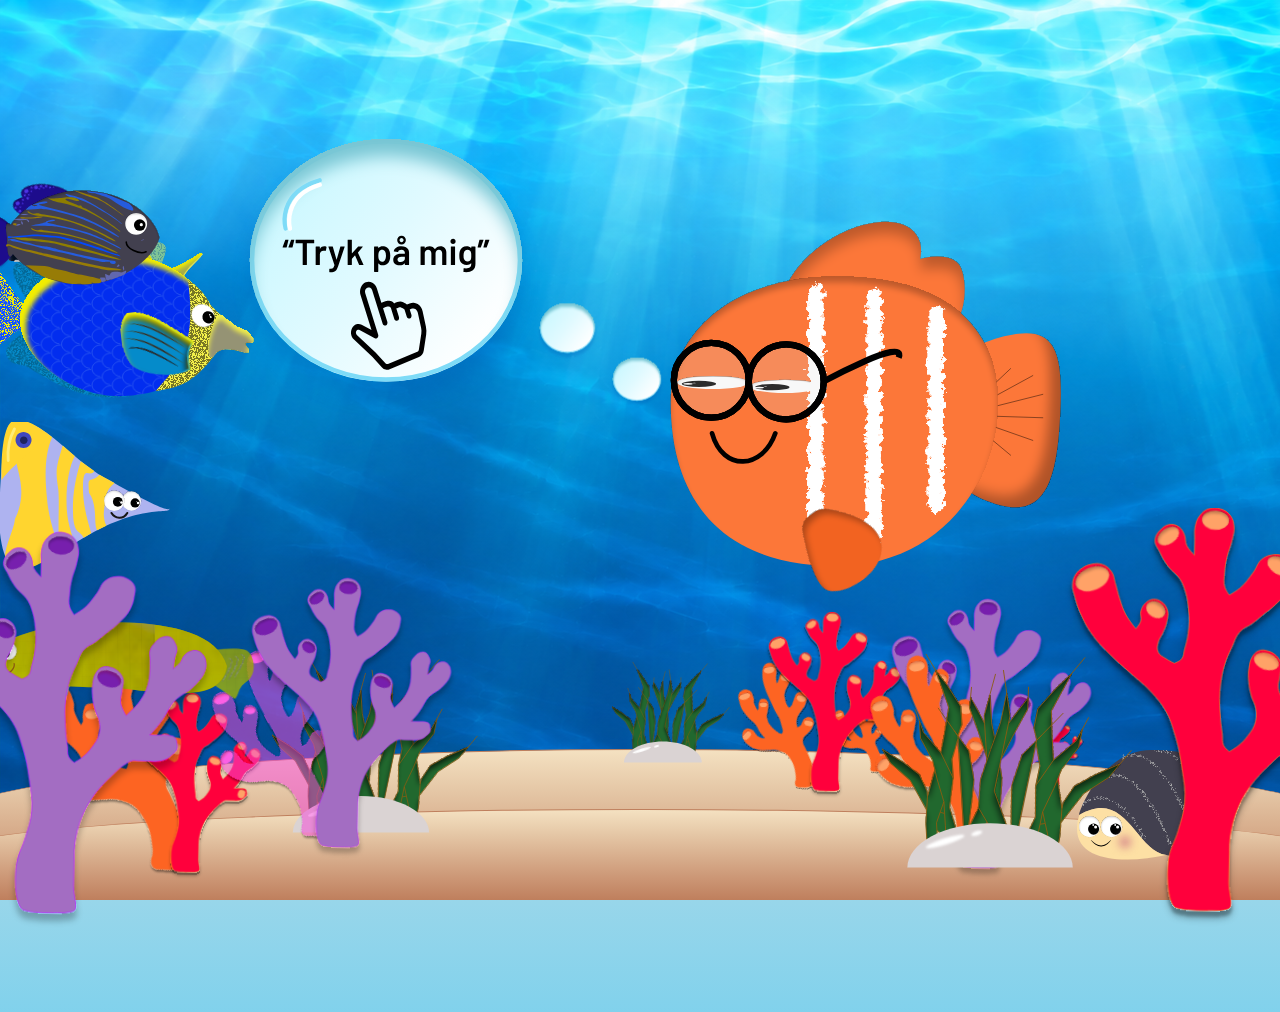
<file: index.html>
<!DOCTYPE html>
<html lang="en">
<head>
    <meta charset="UTF-8">
    <meta name="viewport" content="width=device-width, initial-scale=1.0">
    <title>Akvarie_case</title>
    <link rel="stylesheet" href="css/css.css">
    <link href="https://fonts.googleapis.com/css2?family=Barlow:wght@400;600;700&display=swap" rel="stylesheet">
</head>
<body class="ocean"> 
        <img src="Billeder/Solbestrålet blå undervandsdybde (1).png" alt="hav">
     <main>
       

        <!-- Sandbunden -->
        <div class="sand1"></div>
        <div class="sand2"></div>

        <!-- Fisk -->
            <div class="fish1">
                <img src="Billeder/ræve_fjæs_line.svg" alt="Rævefjæs">
            </div>
            <div class="fish2">
                <img src="Billeder/Pincetfisk_julie.svg" alt="Pincetfisk">
            </div>
            <div class="fish3">
                <img src="Billeder/palet_kirurg_line.svg" alt="paletkirurg">
            </div>
            <div class="fish4">
                <img src="Billeder/Kanariegylte-thomas.svg" alt="Kanariegylte">
            </div>
            <a class="still_fish" href="page2.html">
                <img src="Billeder/talende_nemo2.svg" alt="Nemo">
            </a>





            <!--tang og coraler-->
            <div class="tang_julie">
                <img src="Billeder/Tang_julie.svg" alt="Tang">
            </div>
            <div class="tang_julie2">
                <img src="Billeder/Tang_julie.svg" alt="Tang2">
            </div>
              <div class="tang_julie3">
                <img src="Billeder/Tang_julie.svg" alt="Tang3">
            </div>
            <div class="snegl_julie">
                <img src="Billeder/Snegl_julie.svg" alt="snegl">
            </div>
            <div class="fish5">
                <img src="Billeder/sohal_kirurg_thomas.svg" alt="sohal_kirurg">
            </div>
            <div class="coral_lilleorange1">
                <img src="Billeder/coral_lilleorange.svg" alt="coral_lilleorange">
            </div>
             <div class="coral_lilleorange2">
                <img src="Billeder/coral_lilleorange.svg" alt="coral_lilleorange">
            </div>
             <div class="coral_lilleorange3">
                <img src="Billeder/coral_lilleorange.svg" alt="coral_lilleorange">
            </div>
             <div class="coral_lilleorange4">
                <img src="Billeder/coral_lilleorange.svg" alt="coral_lilleorange">
            </div>
            <div class="coral_red1">
                <img src="Billeder/coral_red.svg" alt="coral_red">
            </div>
            <div class="coral_red2">
                <img src="Billeder/coral_red.svg" alt="coral_red">
            </div>
             <div class="coral_red3">
                <img src="Billeder/coral_red.svg" alt="coral_red">
            </div>
             <div class="coral_red4">
                <img src="Billeder/coral_red.svg" alt="coral_red">
            </div>
             <div class="coral_lilla1">
                <img src="Billeder/coral_lilla.svg" alt="corallilla">
            </div>
             <div class="coral_lilla2">
                <img src="Billeder/coral_lilla.svg" alt="corallilla">
            </div>
             <div class="coral_lilla3">
                <img src="Billeder/coral_lilla.svg" alt="corallilla">
            </div>
            <div class="coral_pink2">
                <img src="Billeder/coral_pink.svg" alt="coral_pink">
            </div>
            



    </main>



    
    <script src="js/js.js"></script>

</body>
</html>
</file>
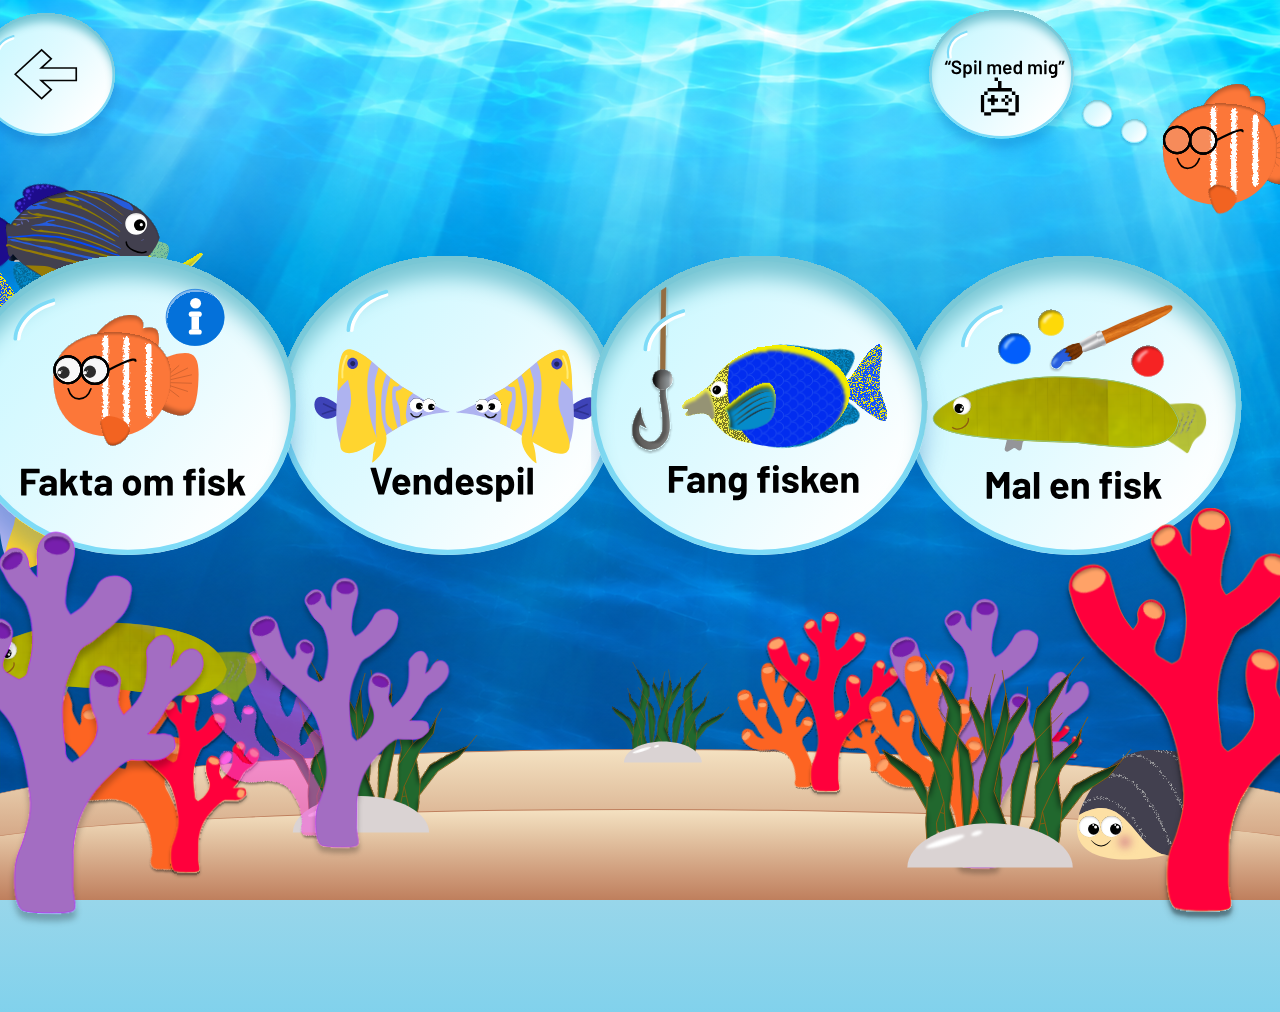
<file: page2.html>
<!DOCTYPE html>
<html lang="en">
<head>
    <meta charset="UTF-8">
    <meta name="viewport" content="width=device-width, initial-scale=1.0">
    <title>spille side</title>
    <link rel="stylesheet" href="css/page2.css">
    <link href="https://fonts.googleapis.com/css2?family=Barlow:wght@400;600;700&display=swap" rel="stylesheet">
</head>


<!-- baggrund -->
<body class="ocean"> 
        <img src="Billeder/Solbestrålet blå undervandsdybde (1).png" alt="hav">
   
     <main>
       

        <!-- Sandbunden -->
        <div class="sand1"></div>
        <div class="sand2"></div>

        <a class="button_back" href="index.html">
            <img src="Billeder/Bobble_julie.svg" alt="tilbage">
        </a>


        <!-- Fiske spil -->
            <div class="spilmenu">
                <div class="Mal_en_fisk" href="page3.html">
                    <img src="Billeder/Mal en fisk.svg" alt="Mal en fisk spil">
                </div>

                <a class="match_fisken" href="page4.html">
                    <img src="Billeder/match_fisken.svg" alt="Match en fisk spil">
                </a>

                <a class="fang_fisken" href="page5.html">
                    <img src="Billeder/fang_fisken.svg" alt="Fang en fisk spil">
                </a>

                <a class="fiskefakta_boble" href="page3.html">
                    <img src="Billeder/fiskefakta_boble.svg" alt="Fiskefakta">
                </a>
            </div>
        


            <div class="fish1">
                <img src="Billeder/ræve_fjæs_line.svg" alt="Rævefjæs">
            </div>
            <div class="fish2">
                <img src="Billeder/Pincetfisk_julie.svg" alt="Pincetfisk">
            </div>
            <div class="fish3">
                <img src="Billeder/palet_kirurg_line.svg" alt="paletkirurg">
            </div>
            <div class="fish4">
                <img src="Billeder/Kanariegylte-thomas.svg" alt="Kanariegylte">
            </div>
             <div class="fish5">
                <img src="Billeder/sohal_kirurg_thomas.svg" alt="sohal_kirurg">
            </div>
            <div class="snegl_julie">
                <img src="Billeder/Snegl_julie.svg" alt="snegl">
            </div>

            <a class="still_fish2" href="page2.html">
                <img src="Billeder/spil_med_mig_nemo.svg" alt="Nemo">
            </a>
           
           
        <!-- Tang og coraller -->
            <div class="tang_julie">
                <img src="Billeder/Tang_julie.svg" alt="Tang">
            </div>
            <div class="tang_julie2">
                <img src="Billeder/Tang_julie.svg" alt="Tang2">
            </div>
              <div class="tang_julie3">
                <img src="Billeder/Tang_julie.svg" alt="Tang3">
            </div>
           
            <div class="coral_lilleorange1">
                <img src="Billeder/coral_lilleorange.svg" alt="coral_lilleorange">
            </div>
             <div class="coral_lilleorange2">
                <img src="Billeder/coral_lilleorange.svg" alt="coral_lilleorange">
            </div>
             <div class="coral_lilleorange3">
                <img src="Billeder/coral_lilleorange.svg" alt="coral_lilleorange">
            </div>
             <div class="coral_lilleorange4">
                <img src="Billeder/coral_lilleorange.svg" alt="coral_lilleorange">
            </div>
            <div class="coral_red1">
                <img src="Billeder/coral_red.svg" alt="coral_red">
            </div>
            <div class="coral_red2">
                <img src="Billeder/coral_red.svg" alt="coral_red">
            </div>
             <div class="coral_red3">
                <img src="Billeder/coral_red.svg" alt="coral_red">
            </div>
             <div class="coral_red4">
                <img src="Billeder/coral_red.svg" alt="coral_red">
            </div>
             <div class="coral_lilla1">
                <img src="Billeder/coral_lilla.svg" alt="corallilla">
            </div>
             <div class="coral_lilla2">
                <img src="Billeder/coral_lilla.svg" alt="corallilla">
            </div>
             <div class="coral_lilla3">
                <img src="Billeder/coral_lilla.svg" alt="corallilla">
            </div>
            <div class="coral_pink2">
                <img src="Billeder/coral_pink.svg" alt="coral_pink">
            </div>


           


    </main>



    
    <script src="js/page2.js"></script>

</body>
</html>
</file>
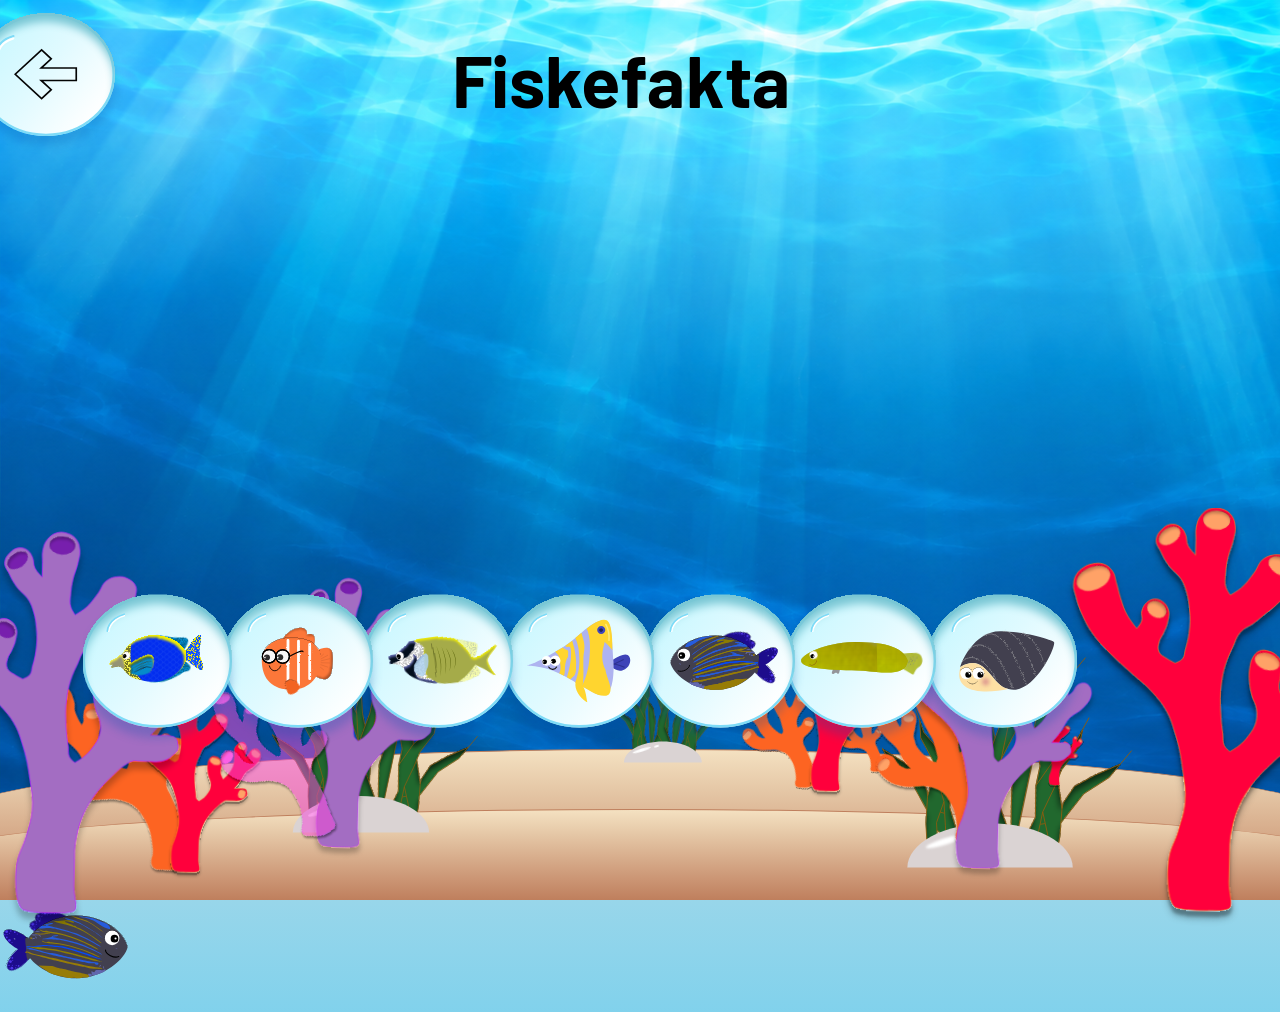
<file: page3.html>
<!DOCTYPE html>
<html lang="en">
<head>
    <meta charset="UTF-8">
    <meta name="viewport" content="width=device-width, initial-scale=1.0">
    <title>fishfacts</title>
    <link rel="stylesheet" href="css/page3.css">
    <link href="https://fonts.googleapis.com/css2?family=Barlow:wght@400;600;700&display=swap" rel="stylesheet">

</head>
<body class="ocean">
    <img src="Billeder/Solbestrålet blå undervandsdybde (1).png" alt="hav">
   
     <main>
       

        <!-- Sandbunden -->
        <div class="sand1"></div>
        <div class="sand2"></div>


        <a class="button_back" href="page2.html">
            <img src="Billeder/Bobble_julie.svg" alt="tilbage">
        </a>


         <div>
                <h2 class="fiskefakta_text">Fiskefakta</h2>
            </div>


            <div class="tang_julie">
                <img src="Billeder/Tang_julie.svg" alt="Tang">
            </div>
            <div class="tang_julie2">
                <img src="Billeder/Tang_julie.svg" alt="Tang2">
            </div>
              <div class="tang_julie3">
                <img src="Billeder/Tang_julie.svg" alt="Tang3">
            </div>

            
            <div class="fish5">
                <img src="Billeder/sohal_kirurg_thomas.svg" alt="sohal_kirurg">
            </div>
            <div class="coral_lilleorange1">
                <img src="Billeder/coral_lilleorange.svg" alt="coral_lilleorange">
            </div>
             <div class="coral_lilleorange2">
                <img src="Billeder/coral_lilleorange.svg" alt="coral_lilleorange">
            </div>
             <div class="coral_lilleorange3">
                <img src="Billeder/coral_lilleorange.svg" alt="coral_lilleorange">
            </div>
             <div class="coral_lilleorange4">
                <img src="Billeder/coral_lilleorange.svg" alt="coral_lilleorange">
            </div>
            <div class="coral_red1">
                <img src="Billeder/coral_red.svg" alt="coral_red">
            </div>
            <div class="coral_red2">
                <img src="Billeder/coral_red.svg" alt="coral_red">
            </div>
             <div class="coral_red3">
                <img src="Billeder/coral_red.svg" alt="coral_red">
            </div>
             <div class="coral_red4">
                <img src="Billeder/coral_red.svg" alt="coral_red">
            </div>
             <div class="coral_lilla1">
                <img src="Billeder/coral_lilla.svg" alt="corallilla">
            </div>
             <div class="coral_lilla2">
                <img src="Billeder/coral_lilla.svg" alt="corallilla">
            </div>
             <div class="coral_lilla3">
                <img src="Billeder/coral_lilla.svg" alt="corallilla">
            </div>
            <div class="coral_pink2">
                <img src="Billeder/coral_pink.svg" alt="coral_pink">
            </div>





        <div class="turbosnegl_boble" onclick="showFish(1)">
            <img src="Billeder/turbosnegl_boble.svg" alt="Bobler">
        </div>

        <div class="kanariegylte_boble" onclick="showFish(2)">
            <img src="Billeder/kanariegylte_boble.svg" alt="Bobler">
        </div>

        <div class="sohal_kirurg_boble" onclick="showFish(3)">
            <img src="Billeder/sohalkirurg_boble.svg" alt="Bobler">
        </div>

        <div class="pincetfisk_boble" onclick="showFish(4)">
            <img src="Billeder/pincet_boble.svg" alt="Bobler">
        </div>

        <div class="rævefjæs_boble" onclick="showFish(5)">
            <img src="Billeder/rævefjæs_boble.svg" alt="Bobler">
        </div>

        <div class="nemo_boble" onclick="showFish(6)">
            <img src="Billeder/nemo_boble.svg" alt="Bobler">
        </div>

        <div class="palet_kirurg_boble" onclick="showFish(7)">
            <img src="Billeder/paletkirurg_boble.svg" alt="Bobler">
        </div>


        <div id="fishfacts"> </div>









    </main> 

        



<script src="js/page3.js"></script>
    
    
</body>
</html>
</file>
<file: css/css.css>
.ocean {
    background: linear-gradient(to bottom, #98d6ea,#6acdee, #00bfff, #008bba, #1c5264);
    height: 100vh;
    width: 100%;
    margin: 0;
    position: relative;
}


/*miderste sandbund*/
.sand1 {
    background: linear-gradient(to bottom, #f4e1c1, #e6c9a8, #d9b08f, #cc9776, #bf7f5d);
    height: 150px;
    width: 110%;
    position: absolute;
    bottom: 0;
    left: -5%;

    border-top: 1px solid #bf7f5d;
    border-radius: 50% 50% 0 0;

    animation: test1 10s ease-in-out infinite alternate;
}

/*forreste sandbund*/

.sand2 {
    background: linear-gradient(to bottom, #f4e1c1, #e6c9a8, #d9b08f, #cc9776, #bf7f5d);
    height: 90px;
    width: 110%;
    position: absolute;
    bottom: 0;
    left: -5%;


    border-top: 1px solid #bf7f5d;
    border-radius: 50% 50% 0 0;

    animation: test2 8s ease-in-out infinite alternate;  
}




/* Fiskens placering */
.fish1 {
    position: absolute;
    top: 20%;
    left: 0;
    scale: 1.0; /* Juster størrelsen efter behov */

     /* animation: swim 12s linear infinite alternate; */
    animation: swimLeft 12s linear infinite ;
}

.fish2 {
    position: absolute;
    top: 50%;
    left: 0;
    scale: 1.5; /* Juster størrelsen efter behov */
     /* animation: swim 12s linear infinite alternate; */
    animation: swimRight 14s linear infinite ;

}

.fish3 {
    position: absolute;
    top: 30%;
    left: 0;
    scale: 1.5; /* Juster størrelsen efter behov */
     /* animation: swim 12s linear infinite alternate; */
    animation: swimRight 12s linear infinite ;

}

.fish4 {
    position: absolute;
    top: 70%;
    left: 0;
    scale: 1.2; /* Juster størrelsen efter behov */
     /* animation: swim 10s linear infinite alternate; */
    animation: swimLeft 10s linear infinite ;
    z-index: 5;

} 

.fish5 {
    position: absolute;
    top: 20%;
    left: 0;
    scale: 1.5; /* Juster størrelsen efter behov */
     /* animation: swim 10s linear infinite alternate; */
    animation: swimRight 16s linear infinite ;

} 



.still_fish {
    position: absolute;
    top: 0%;
    left: 0%;
    scale: 0.7; /* Juster størrelsen efter behov */
    transform: scaleX(-1); /* Vend fisken om, så den kigger mod venstre */
    z-index: 999;
}



.tang_julie2 {
    position: absolute;
    bottom: 0;
    right: 10%;
    width: 600px;
    height: 270px;
    scale: 0.8; /* Juster størrelsen efter behov */
    z-index: 0;
    
}

.snegl_julie {
    position: absolute;
    bottom: 0;
    right: 10%;
    width: 50px;
    height: 100px;
    scale: 2.0; /* Juster størrelsen efter behov */
    
}

.tang_julie {
    position: absolute;
    bottom: 0;
    right: 10%;
    width: 200px;
    height: 190px;
    scale: 1.7; /* Juster størrelsen efter behov */
    z-index: 999; /* Sørg for, at tang er bag snegl */
    
}
.tang_julie3 {
    position: absolute;
    bottom: 0;
    right: 60%;
    width: 200px;
    height: 210px;
    scale: 1.4; /* Juster størrelsen efter behov */
    
}

.coral_pink2{
    position: absolute;
    bottom: -5%;
    right: 77%;
    width: 100px;
    height: 280px;
    scale: 1.2; /* Juster størrelsen efter behov */
}

.coral_lilleorange1 {
    position: absolute;
    bottom: 0;
    right: 90%;
    width: 100px;
    height: 220px;
    scale: 1.5; /* Juster størrelsen efter behov */   
}
.coral_lilleorange2 {
    position: absolute;
    bottom: 0;
    right: 30%;
    width: 100px;
    height: 280px;
    scale: 0.5; /* Juster størrelsen efter behov */   
}
.coral_lilleorange3 {
    position: absolute;
    bottom: 0;
    right: 37%;
    width: 100px;
    height: 270px;
    scale: 0.8; /* Juster størrelsen efter behov */   
}
.coral_lilleorange4 {
    position: absolute;
    bottom: 0;
    right: 26%;
    width: 100px;
    height: 230px;
    scale: 1.2; /* Juster størrelsen efter behov */  
    z-index: 99; 
}
.coral_red1{
    position: absolute;
    bottom: 0;
    right: 10%;
    width: 100px;
    height: 280px;
    scale: 1.8; /* Juster størrelsen efter behov */
    z-index: 999; 
}
.coral_red2{
    position: absolute;
    bottom: 0;
    right: 15%;
    width: 100px;   
    height: 280px;
    scale: 0.3; /* Juster størrelsen efter behov */
}
.coral_red3{
    position: absolute;
    bottom: 0;
    right: 35%;
    width: 100px;
    height: 320px;
    scale: 0.8; /* Juster størrelsen efter behov */
}

.coral_red4{
    position: absolute;
    bottom: 0;
    right: 85%;
    width: 100px;
    height: 230px;
    scale: 0.8; /* Juster størrelsen efter behov */
}
.coral_lilla1{
    position: absolute;
    bottom: 0;
    right: 25%;
    width: 100px;
    height: 280px;
    scale: 1.2; /* Juster størrelsen efter behov */
}
.coral_lilla2{
    position: absolute;
    bottom: 0;
    right: 75%;
    width: 100px;
    height: 299px;
    scale: 1.2; /* Juster størrelsen efter behov */
    z-index: 99;
}   

.coral_lilla3{
    position: absolute;
    bottom: 0;
    right: 100%;
    width: 100px;
    height: 280px;
    scale: 1.7; /* Juster størrelsen efter behov */
    z-index: 999; 
}

.body {
  font-family: "Barlow", sans-serif;
}

/* Brug også Barlow på knapper */
.button,.button_back {
  font-family: Barlow, sans-serif;
}

/* Fede overskrifter */
.h1, .h2 {
  font-weight: 500;
}

/* Fiskens svømmebevægelse */
@keyframes swimLeft {
    0% {
       
        transform: translateX(calc(100vw + 180px));
    }

    100% {
       
        transform: translateX(-200px);
    }
}

/* Fiskens svømmebevægelse */
@keyframes swimRight {
    0% {
        transform: translateX(-200px);
    }

    100% {
        
        transform: translateX(calc(100vw + 180px));
    }
}
</file>
<file: css/page2.css>
.ocean {
    background: linear-gradient(to bottom, #98d6ea,#6acdee, #00bfff, #008bba, #1c5264);
    height: 100vh;
    width: 100%;
    margin: 0;


}


/*miderste sandbund*/
.sand1 {
    background: linear-gradient(to bottom, #f4e1c1, #e6c9a8, #d9b08f, #cc9776, #bf7f5d);
    height: 150px;
    width: 110%;
    position: absolute;
    bottom: 0;
    left: -5%;

    border-top: 1px solid #bf7f5d;
    border-radius: 50% 50% 0 0;

    animation: test1 10s ease-in-out infinite alternate;
}

/*forreste sandbund*/

.sand2 {
    background: linear-gradient(to bottom, #f4e1c1, #e6c9a8, #d9b08f, #cc9776, #bf7f5d);
    height: 90px;
    width: 110%;
    position: absolute;
    bottom: 0;
    left: -5%;


    border-top: 1px solid #bf7f5d;
    border-radius: 50% 50% 0 0;

    animation: test2 8s ease-in-out infinite alternate;  
}


.still_fish2 {
    position: absolute;
    top: -2%;
    left: 68%;
    scale: 0.8; /* Juster størrelsen efter behov */
    transform: scaleX(1); /* Vend fisken om, så den kigger mod venstre */
}

.button_back {
    position: absolute;
    top: -12.5%;
    right: 80%;
    scale: 0.5; /* Juster størrelsen efter behov */
   
}

.Mal_en_fisk {
    position: absolute;
    top: 5%;
    right: -18.5%;
    scale: 0.45; /* Juster størrelsen efter behov */
    z-index: 100;
}

.fang_fisken {
    position: absolute;
    top: 5%;
    right: 6%;
    scale: 0.45; /* Juster størrelsen efter behov */
    z-index: 100;
}


.match_fisken {
    position: absolute;
    top: 5%;
    right: 32%;
    scale: 0.45; /* Juster størrelsen efter behov */
    z-index: 100;
}

.fiskefakta_boble {
    position: absolute;
    top: 5%;
    right: 57%;
    scale: 0.45; /* Juster størrelsen efter behov */
    z-index: 100;
}

.fish1 {
    position: absolute;
    top: 20%;
    left: 0;
    scale: 1.0; /* Juster størrelsen efter behov */

     /* animation: swim 12s linear infinite alternate; */
    animation: swimLeft 12s linear infinite ;
}

.fish2 {
    position: absolute;
    top: 50%;
    left: 0;
    scale: 1.5; /* Juster størrelsen efter behov */
     /* animation: swim 12s linear infinite alternate; */
    animation: swimRight 14s linear infinite ;

}

.fish3 {
    position: absolute;
    top: 30%;
    left: 0;
    scale: 1.5; /* Juster størrelsen efter behov */
     /* animation: swim 12s linear infinite alternate; */
    animation: swimRight 12s linear infinite ;

}

.fish4 {
    position: absolute;
    top: 70%;
    left: 0;
    scale: 1.2; /* Juster størrelsen efter behov */
     /* animation: swim 10s linear infinite alternate; */
    animation: swimLeft 10s linear infinite ;
    z-index: 5;

} 

.fish5 {
    position: absolute;
    top: 20%;
    left: 0;
    scale: 1.5; /* Juster størrelsen efter behov */
     /* animation: swim 10s linear infinite alternate; */
    animation: swimRight 16s linear infinite ;

} 


.still_fish {
    position: absolute;
    top: 5%;
    left: 90%;
    scale: 1.5; /* Juster størrelsen efter behov */
    transform: scaleX(-1); /* Vend fisken om, så den kigger mod venstre */
}


.tang_julie2 {
    position: absolute;
    bottom: 0;
    right: 10%;
    width: 600px;
    height: 270px;
    scale: 0.8; /* Juster størrelsen efter behov */
    z-index: 2;
    
}

.snegl_julie {
    position: absolute;
    bottom: 0;
    right: 10%;
    width: 50px;
    height: 100px;
    scale: 2.0; /* Juster størrelsen efter behov */
    
}

.tang_julie {
    position: absolute;
    bottom: 0;
    right: 10%;
    width: 200px;
    height: 190px;
    scale: 1.7; /* Juster størrelsen efter behov */
    z-index: 999; /* Sørg for, at tang er bag snegl */
    
}
.tang_julie3 {
    position: absolute;
    bottom: 0;
    right: 60%;
    width: 200px;
    height: 210px;
    scale: 1.4; /* Juster størrelsen efter behov */
    z-index: 0; /* Sørg for, at tang er bag snegl */
    
}

.coral_pink2{
    position: absolute;
    bottom: -5%;
    right: 77%;
    width: 100px;
    height: 280px;
    scale: 1.2; /* Juster størrelsen efter behov */
}

.coral_lilleorange1 {
    position: absolute;
    bottom: 0;
    right: 90%;
    width: 100px;
    height: 220px;
    scale: 1.5; /* Juster størrelsen efter behov */   
}
.coral_lilleorange2 {
    position: absolute;
    bottom: 0;
    right: 30%;
    width: 100px;
    height: 280px;
    scale: 0.5; /* Juster størrelsen efter behov */   
}
.coral_lilleorange3 {
    position: absolute;
    bottom: 0;
    right: 37%;
    width: 100px;
    height: 270px;
    scale: 0.8; /* Juster størrelsen efter behov */   
}
.coral_lilleorange4 {
    position: absolute;
    bottom: 0;
    right: 26%;
    width: 100px;
    height: 230px;
    scale: 1.2; /* Juster størrelsen efter behov */  
    z-index: 99; 
}
.coral_red1{
    position: absolute;
    bottom: 0;
    right: 10%;
    width: 100px;
    height: 280px;
    scale: 1.8; /* Juster størrelsen efter behov */
    z-index: 999; 
}
.coral_red2{
    position: absolute;
    bottom: 0;
    right: 15%;
    width: 100px;   
    height: 280px;
    scale: 0.3; /* Juster størrelsen efter behov */
}
.coral_red3{
    position: absolute;
    bottom: 0;
    right: 35%;
    width: 100px;
    height: 320px;
    scale: 0.8; /* Juster størrelsen efter behov */
}

.coral_red4{
    position: absolute;
    bottom: 0;
    right: 85%;
    width: 100px;
    height: 230px;
    scale: 0.8; /* Juster størrelsen efter behov */
}
.coral_lilla1{
    position: absolute;
    bottom: 0;
    right: 25%;
    width: 100px;
    height: 280px;
    scale: 1.2; /* Juster størrelsen efter behov */
}
.coral_lilla2{
    position: absolute;
    bottom: 0;
    right: 75%;
    width: 100px;
    height: 299px;
    scale: 1.2; /* Juster størrelsen efter behov */
    z-index: 99;
}   

.coral_lilla3{
    position: absolute;
    bottom: 0;
    right: 100%;
    width: 100px;
    height: 280px;
    scale: 1.7; /* Juster størrelsen efter behov */
    z-index: 999; 
}

.body {
  font-family: "Barlow", sans-serif;
}

/* Brug også Barlow på knapper */
.button,.button_back {
  font-family: Barlow, sans-serif;
}

/* Fede overskrifter */
.h1, .h2 {
  font-weight: 500;
}



/* Fiskens svømmebevægelse */
@keyframes swimLeft {
    0% {
       
        transform: translateX(calc(100vw + 180px));
    }

    100% {
       
        transform: translateX(-200px);
    }
}

/* Fiskens svømmebevægelse */
@keyframes swimRight {
    0% {
        transform: translateX(-200px);
    }

    100% {
        
        transform: translateX(calc(100vw + 180px));
    }
}
</file>
<file: css/page3.css>
.ocean {
    background: linear-gradient(to bottom, #98d6ea,#6acdee, #00bfff, #008bba, #1c5264);
    height: 100vh;
    width: 100%;
    margin: 0;


}


/*miderste sandbund*/
.sand1 {
    background: linear-gradient(to bottom, #f4e1c1, #e6c9a8, #d9b08f, #cc9776, #bf7f5d);
    height: 150px;
    width: 110%;
    position: absolute;
    bottom: 0;
    left: -5%;

    border-top: 1px solid #bf7f5d;
    border-radius: 50% 50% 0 0;

    animation: test1 10s ease-in-out infinite alternate;
}

/*forreste sandbund*/

.sand2 {
    background: linear-gradient(to bottom, #f4e1c1, #e6c9a8, #d9b08f, #cc9776, #bf7f5d);
    height: 90px;
    width: 110%;
    position: absolute;
    bottom: 0;
    left: -5%;


    border-top: 1px solid #bf7f5d;
    border-radius: 50% 50% 0 0;

    animation: test2 8s ease-in-out infinite alternate;  
} 



.button_back {
    position: absolute;
    top: -12.5%;
    right: 80%;
    scale: 0.5; /* Juster størrelsen efter behov */
   
}

.fiskefakta_text {
    position: absolute;
    top: 5%;
    right: 47%;
    scale: 3; /* Juster størrelsen efter behov */
    z-index: 100;
    font-family: Barlow, sans-serif;
    font-weight: bold;
}

.tang_julie2 {
    position: absolute;
    bottom: 0;
    right: 10%;
    width: 600px;
    height: 270px;
    scale: 0.8; /* Juster størrelsen efter behov */
    
    
}



.tang_julie {
    position: absolute;
    bottom: 0;
    right: 10%;
    width: 200px;
    height: 190px;
    scale: 1.7; /* Juster størrelsen efter behov */
   
    
}
.tang_julie3 {
    position: absolute;
    bottom: 0;
    right: 60%;
    width: 200px;
    height: 210px;
    scale: 1.4; /* Juster størrelsen efter behov */
    
    
}

.coral_pink2{
    position: absolute;
    bottom: -5%;
    right: 77%;
    width: 100px;
    height: 280px;
    scale: 1.2; /* Juster størrelsen efter behov */
}

.coral_lilleorange1 {
    position: absolute;
    bottom: 0;
    right: 90%;
    width: 100px;
    height: 220px;
    scale: 1.5; /* Juster størrelsen efter behov */   
}
.coral_lilleorange2 {
    position: absolute;
    bottom: 0;
    right: 30%;
    width: 100px;
    height: 280px;
    scale: 0.5; /* Juster størrelsen efter behov */   
}
.coral_lilleorange3 {
    position: absolute;
    bottom: 0;
    right: 37%;
    width: 100px;
    height: 270px;
    scale: 0.8; /* Juster størrelsen efter behov */   
}
.coral_lilleorange4 {
    position: absolute;
    bottom: 0;
    right: 26%;
    width: 100px;
    height: 230px;
    scale: 1.2; /* Juster størrelsen efter behov */  
  
}
.coral_red1{
    position: absolute;
    bottom: 0;
    right: 10%;
    width: 100px;
    height: 280px;
    scale: 1.8; /* Juster størrelsen efter behov */
   
}
.coral_red2{
    position: absolute;
    bottom: 0;
    right: 15%;
    width: 100px;   
    height: 280px;
    scale: 0.3; /* Juster størrelsen efter behov */
}
.coral_red3{
    position: absolute;
    bottom: 0;
    right: 35%;
    width: 100px;
    height: 320px;
    scale: 0.8; /* Juster størrelsen efter behov */
}

.coral_red4{
    position: absolute;
    bottom: 0;
    right: 85%;
    width: 100px;
    height: 230px;
    scale: 0.8; /* Juster størrelsen efter behov */
}
.coral_lilla1{
    position: absolute;
    bottom: 0;
    right: 25%;
    width: 100px;
    height: 280px;
    scale: 1.2; /* Juster størrelsen efter behov */
}
.coral_lilla2{
    position: absolute;
    bottom: 0;
    right: 75%;
    width: 100px;
    height: 299px;
    scale: 1.2; /* Juster størrelsen efter behov */
   
}   

.coral_lilla3{
    position: absolute;
    bottom: 0;
    right: 100%;
    width: 100px;
    height: 280px;
    scale: 1.7; /* Juster størrelsen efter behov */
   
}






.turbosnegl_boble {
    position: absolute;
    top: 32%;
    right: -12%;
    scale: 0.2; /* Juster størrelsen efter behov */
}

.kanariegylte_boble {
    position: absolute;
    top: 32%;
    right: -1%;
    scale: 0.2; /* Juster størrelsen efter behov */
}

.sohal_kirurg_boble {
    position: absolute;
    top: 32%;
    right: 10%;
    scale: 0.2; /* Juster størrelsen efter behov */
}

.pincetfisk_boble {
    position: absolute;
    top: 32%;
    right: 21%;
    scale: 0.2; /* Juster størrelsen efter behov */
}

.rævefjæs_boble {
    position: absolute;
    top: 32%;
    right: 32%;
    scale: 0.2; /* Juster størrelsen efter behov */
}

.nemo_boble {
    position: absolute;
    top: 32%;
    right: 43%;
    scale: 0.2; /* Juster størrelsen efter behov */
}

.palet_kirurg_boble {
    position: absolute;
    top: 32%;
    right: 54%;
    scale: 0.2; /* Juster størrelsen efter behov */
}



/* Hele området med fisk og faktaboble */
#fishfacts {
    position: absolute;
    top: 40%;
    left: 50%;
    transform: translate(-50%, -50%);
    width: 90%;
    z-index: 10;
    
}

/* Placerer fisk og boble ved siden af hinanden */
.fishfacts-content {
    display: flex;
    align-items: center;
    justify-content: center;
    gap: 40px;
}

/* Området med fisken */
.facts-fish {
    width: 35%;
    display: flex;
    justify-content: center;
}

/* Fiskens størrelse */
.facts-fish img {
    width: 100%;
    max-width: 400px;
    height: auto;
}

/* Faktaboblen */
.factsbox {
    width: 500px;
    height: 500px;

    background-image: url("../Billeder/Bobler.svg");
    background-size: 100% 100%;
    background-position: center;
    background-repeat: no-repeat;

    display: flex;
    flex-direction: column;
    align-items: center;
    justify-content: center;

    text-align: center;
    padding: 85px;
    box-sizing: border-box;
}

/* Fiskens navn */
.factsbox h2 {
    font-size: 32px;
    color: black;
    margin-bottom: 15px;
    font-family: Barlow, sans-serif;
}

/* Faktateksten */
.factsbox p {
    font-size: 18px;
    color: black;
    line-height: 1.15;
    margin: 0;
    font-family: Barlow, sans-serif;
}   


.body {
  font-family: Barlow, sans-serif;
}

/* Brug også Barlow på knapper */
.button, .button_back {
  font-family: Barlow, sans-serif;
}

/* Fede overskrifter */
.h1, .h2 {
  font-weight: 500;
}

/* lydikon i boblerne. With og height for storrelse */
.lydknap {
    transform: translateX(0px);
    border: none;
    background: transparent;
    padding: 0px;
    touch-action: manipulation;
}

.lydknap img {
    display: block;
    width: 60px;
    height: 60px;
}

.pauseknap {
    transform: translateX(10px);
    border: none;
    background: transparent;
    padding: 12px;
    touch-action: manipulation;
}

.pauseknap img {
    display: block;
    width: 60px;
    height: 60px;
    
}

.lydknapper {
    display: flex;
    align-items: center;
    z-index: 100;
}
</file>
